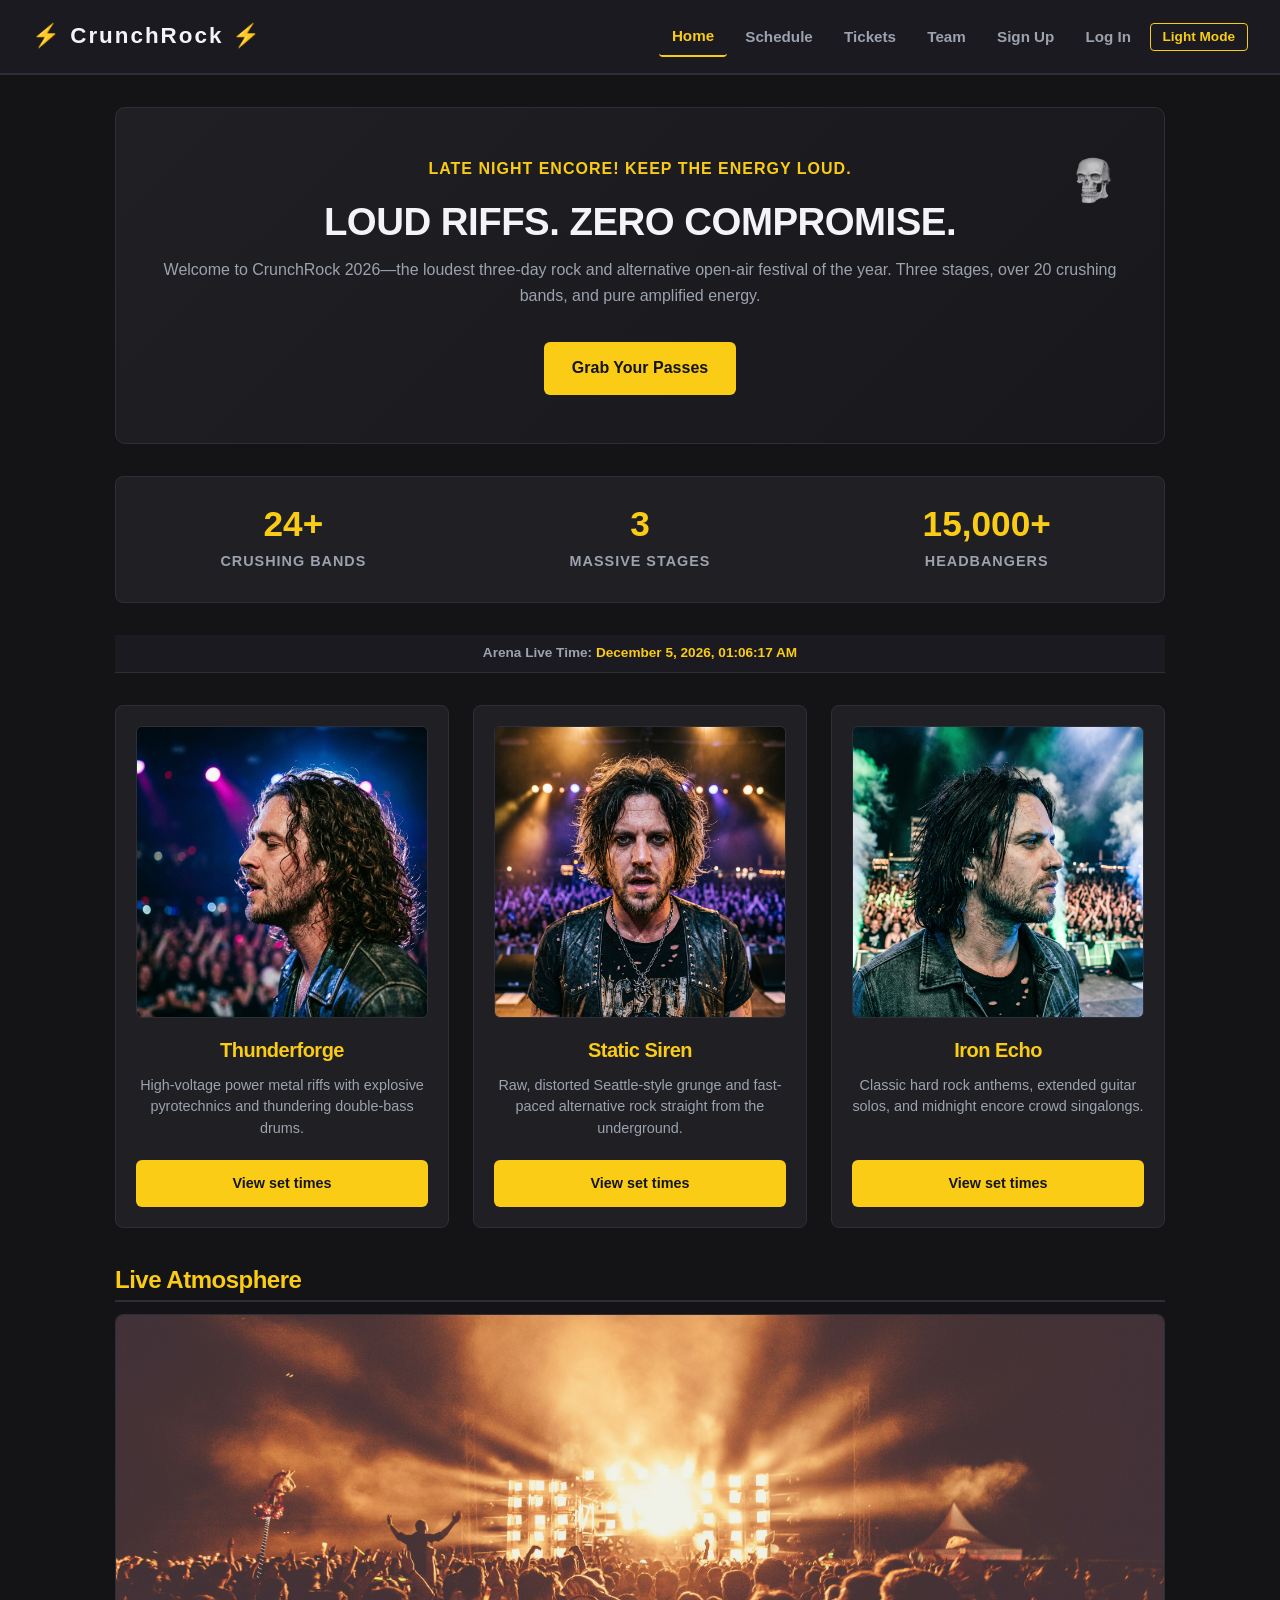
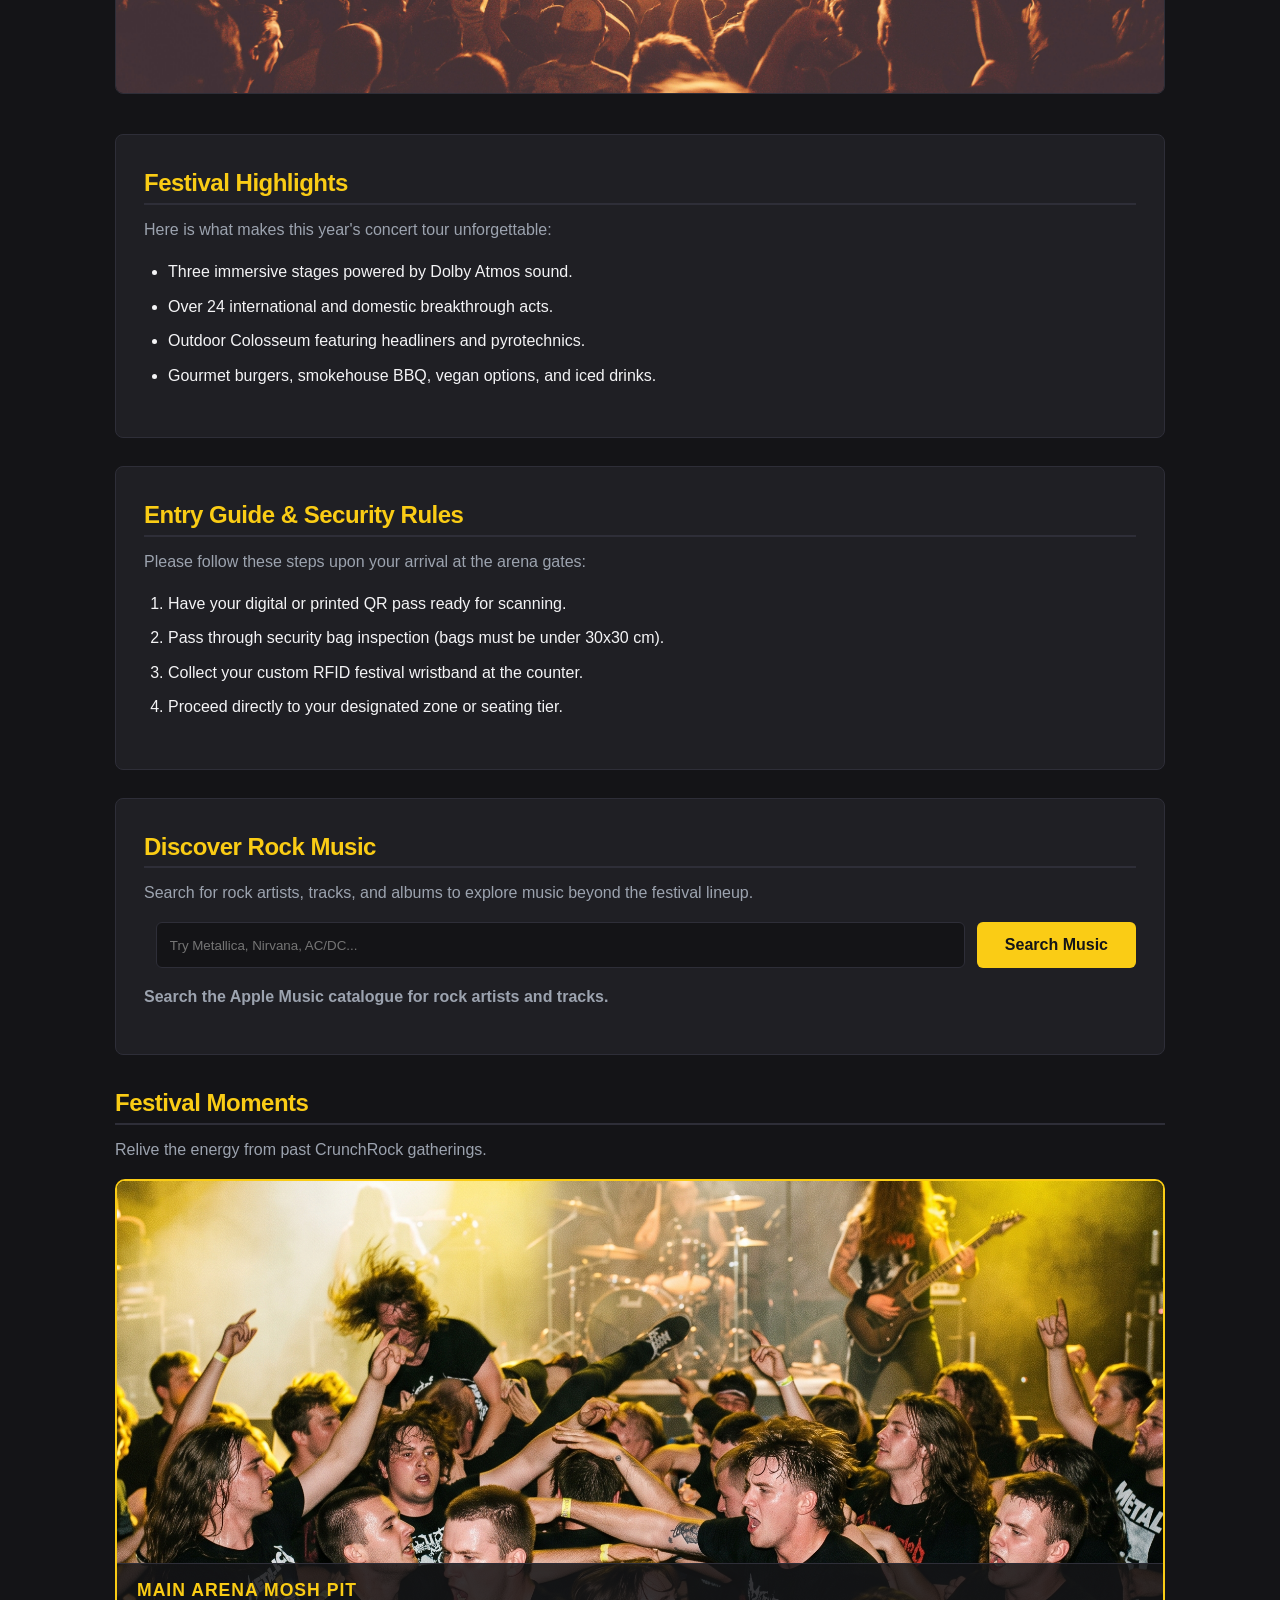
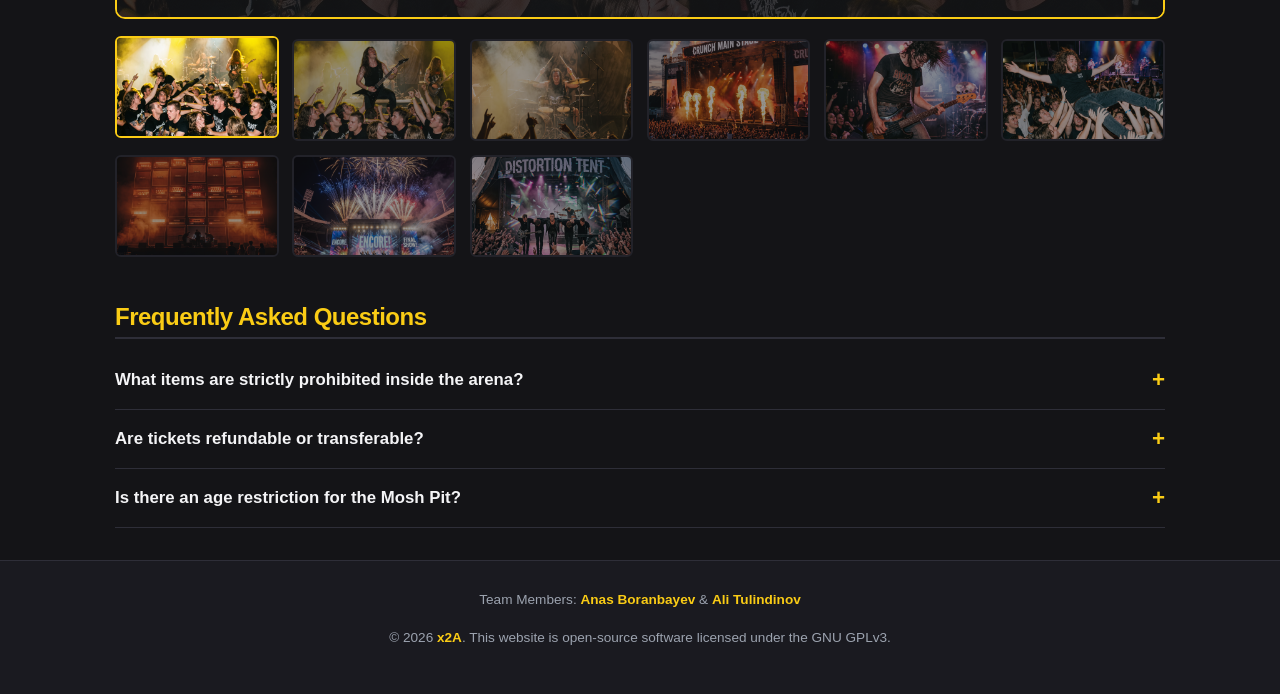
<file: index.html>
<!-- Copyright (c) 2026 x2A. Licensed under the GNU GPLv3. -->
<!DOCTYPE html>
<html lang="en">
<head>
    <!-- Built by Anas | x2A -->
    <meta charset="UTF-8">
    <meta name="viewport" content="width=device-width, initial-scale=1.0">
    <title>CrunchRock - Home</title>
    <script src="js/theme-init.js"></script>
    <link rel="stylesheet" href="css/style.css">
</head>
<body>

<header id="main-header">
    <a class="logo-link" href="index.html">
        <div class="logo-wrapper">
            <div class="logo">⚡ CrunchRock ⚡</div>
        </div>
    </a>
    <nav class="nav-menu">
        <a href="index.html" class="active">Home</a>
        <a href="schedule.html">Schedule</a>
        <a href="tickets.html">Tickets</a>
        <a href="about.html">Team</a>
        <a href="signup.html" class="auth-guest">Sign Up</a>
        <a href="login.html" class="auth-guest">Log In</a>
        <a href="profile.html" class="auth-user" hidden>Profile</a>
        <button type="button" class="theme-btn" id="theme-toggle-btn">Light Mode</button>
        <button type="button" class="theme-btn auth-user logout-btn" hidden>Log Out</button>
    </nav>
</header>

<main class="container">

    <!-- Hero with call-to-action button -->
    <section class="hero-section">
        <img id="skull-gif" src="img/skull.gif" alt="Cool skull (click)">
        <p id="time-greeting"></p>

        <h1>LOUD RIFFS. ZERO COMPROMISE.</h1>
        <p>Welcome to CrunchRock 2026—the loudest three-day rock and alternative open-air festival of the year. Three stages, over 20 crushing bands, and pure amplified energy.</p>
        <a href="tickets.html" class="cta-button">Grab Your Passes</a>
    </section>

    <!-- Animated stats bar -->
    <section class="stats-bar">
        <div class="stat-item">
            <span class="stat-number" data-target="24">0</span><span class="stat-suffix">+</span>
            <p>Crushing Bands</p>
        </div>
        <div class="stat-item">
            <span class="stat-number" data-target="3">0</span>
            <p>Massive Stages</p>
        </div>
        <div class="stat-item">
            <span class="stat-number" data-target="15000">0</span><span class="stat-suffix">+</span>
            <p>Headbangers</p>
        </div>
    </section>

    <div id="live-datetime" class="datetime-bar"></div>

    <!-- Triple card row -->
    <section class="triple-card-section">
        <article class="band-card">
            <img src="img/member_1.jpg" alt="First band member" class="card-img">
            <h3>Thunderforge</h3>
            <p>High-voltage power metal riffs with explosive pyrotechnics and thundering double-bass drums.</p>
            <a class="card-btn" href="schedule.html?band=Thunderforge">View set times</a>
        </article>

        <article class="band-card">
            <img src="img/member_2.jpg" alt="Second band member" class="card-img">
            <h3>Static Siren</h3>
            <p>Raw, distorted Seattle-style grunge and fast-paced alternative rock straight from the underground.</p>
            <a class="card-btn" href="schedule.html?band=Static Siren">View set times</a>
        </article>

        <article class="band-card">
            <img src="img/member_3.jpg" alt="Third band member" class="card-img">
            <h3>Iron Echo</h3>
            <p>Classic hard rock anthems, extended guitar solos, and midnight encore crowd singalongs.</p>
            <a class="card-btn" href="schedule.html?band=Iron Echo">View set times</a>
        </article>
    </section>

    <!-- Lazy-loaded banner image -->
    <section class="media-section">
        <h2>Live Atmosphere</h2>
        <img src="[data-uri]"
             data-src="img/concert-hero.jpg"
             alt="Crowd cheering at the stage"
             class="banner-img lazy-img">
    </section>

    <!-- Unordered list -->
    <section class="info-block">
        <h2>Festival Highlights</h2>
        <p>Here is what makes this year's concert tour unforgettable:</p>
        <ul class="highlights-list">
            <li>Three immersive stages powered by Dolby Atmos sound.</li>
            <li>Over 24 international and domestic breakthrough acts.</li>
            <li>Outdoor Colosseum featuring headliners and pyrotechnics.</li>
            <li>Gourmet burgers, smokehouse BBQ, vegan options, and iced drinks.</li>
        </ul>
    </section>

    <!-- Ordered list -->
    <section class="info-block">
        <h2>Entry Guide &amp; Security Rules</h2>
        <p>Please follow these steps upon your arrival at the arena gates:</p>
        <ol class="steps-list">
            <li>Have your digital or printed QR pass ready for scanning.</li>
            <li>Pass through security bag inspection (bags must be under 30x30 cm).</li>
            <li>Collect your custom RFID festival wristband at the counter.</li>
            <li>Proceed directly to your designated zone or seating tier.</li>
        </ol>
    </section>

    <!-- External API Integration (Apple iTunes Search API) -->
    <section class="info-block music-discovery" id="music-discovery">
        <h2>Discover Rock Music</h2>
        <p>Search for rock artists, tracks, and albums to explore music beyond the festival lineup.</p>

        <div class="music-search-row">
            <label for="music-search-input"></label><input type="text" id="music-search-input" placeholder="Try Metallica, Nirvana, AC/DC..." autocomplete="off">
            <button type="button" class="cta-button" id="music-search-button">Search Music</button>
        </div>

        <p id="music-api-status" class="api-status">Search the Apple Music catalogue for rock artists and tracks.</p>
        <div id="music-results" class="music-results"></div>
    </section>

    <!-- Interactive 9-image Gallery -->
    <section class="gallery-section">
        <h2>Festival Moments</h2>
        <p>Relive the energy from past CrunchRock gatherings.</p>

        <div class="main-gallery-viewer">
            <img id="main-display-img" src="img/gallery1.jpg" alt="Main Arena Mosh Pit">
            <div id="main-display-caption">Main Arena Mosh Pit</div>
        </div>

        <div class="gallery-grid">
            <div class="gallery-item active-thumb">
                <img src="img/gallery1.jpg" alt="Mosh pit crowd with yellow lights">
                <div class="gallery-caption"><p>Main Arena Mosh Pit</p></div>
            </div>
            <div class="gallery-item">
                <img src="img/gallery2.jpg" alt="Guitarist hitting a solo">
                <div class="gallery-caption"><p>Midnight Guitar Solo</p></div>
            </div>
            <div class="gallery-item">
                <img src="img/gallery3.jpg" alt="Drummer in smoke">
                <div class="gallery-caption"><p>Double-Bass Thunder</p></div>
            </div>
            <div class="gallery-item">
                <img src="img/gallery4.jpg" alt="Stage flame pyrotechnics">
                <div class="gallery-caption"><p>Pyrotechnic Towers</p></div>
            </div>
            <div class="gallery-item">
                <img src="img/gallery5.jpg" alt="Bass player headbanging">
                <div class="gallery-caption"><p>Distortion Tent Energy</p></div>
            </div>
            <div class="gallery-item">
                <img src="img/gallery6.jpg" alt="Crowd surfing fan">
                <div class="gallery-caption"><p>Sunset Crowd Surfing</p></div>
            </div>
            <div class="gallery-item">
                <img src="img/gallery7.jpg" alt="Amplifier stacks glowing">
                <div class="gallery-caption"><p>Marshall Tube Stacks</p></div>
            </div>
            <div class="gallery-item">
                <img src="img/gallery8.jpg" alt="Encore fireworks">
                <div class="gallery-caption"><p>Grand Finale Fireworks</p></div>
            </div>
            <div class="gallery-item">
                <img src="img/gallery9.jpg" alt="Band taking a bow">
                <div class="gallery-caption"><p>Closing Encore Bow</p></div>
            </div>
        </div>
    </section>

    <!-- FAQ Accordion -->
    <section class="content-card faq-section">
        <h2>Frequently Asked Questions</h2>

        <div class="accordion-item">
            <button class="accordion-header" type="button">
                <span>What items are strictly prohibited inside the arena?</span>
                <span class="icon">+</span>
            </button>
            <div class="accordion-body">
                <p>Glass containers, professional DSLR cameras with detachable lenses, fireworks, and sharp objects are prohibited at gate checkpoints.</p>
            </div>
        </div>

        <div class="accordion-item">
            <button class="accordion-header" type="button">
                <span>Are tickets refundable or transferable?</span>
                <span class="icon">+</span>
            </button>
            <div class="accordion-body">
                <p>Tickets are fully transferable through your digital pass portal, but are non-refundable within 14 days of the festival opening date.</p>
            </div>
        </div>

        <div class="accordion-item">
            <button class="accordion-header" type="button">
                <span>Is there an age restriction for the Mosh Pit?</span>
                <span class="icon">+</span>
            </button>
            <div class="accordion-body">
                <p>The Golden Circle and Mosh Pit are strictly 16+. Attendees under 16 must remain in seated grandstand sectors with a guardian.</p>
            </div>
        </div>
    </section>

</main>

<footer id="main-footer">
    <p>Team Members: <strong>Anas Boranbayev</strong> &amp; <strong>Ali Tulindinov</strong></p>
    <p>&copy; 2026 <strong>x2A</strong>. This website is open-source software licensed under the GNU GPLv3.</p>
</footer>

<script src="js/script.js"></script>
<script src="js/index.js"></script>
<script src="js/api.js"></script>
</body>
</html>
</file>
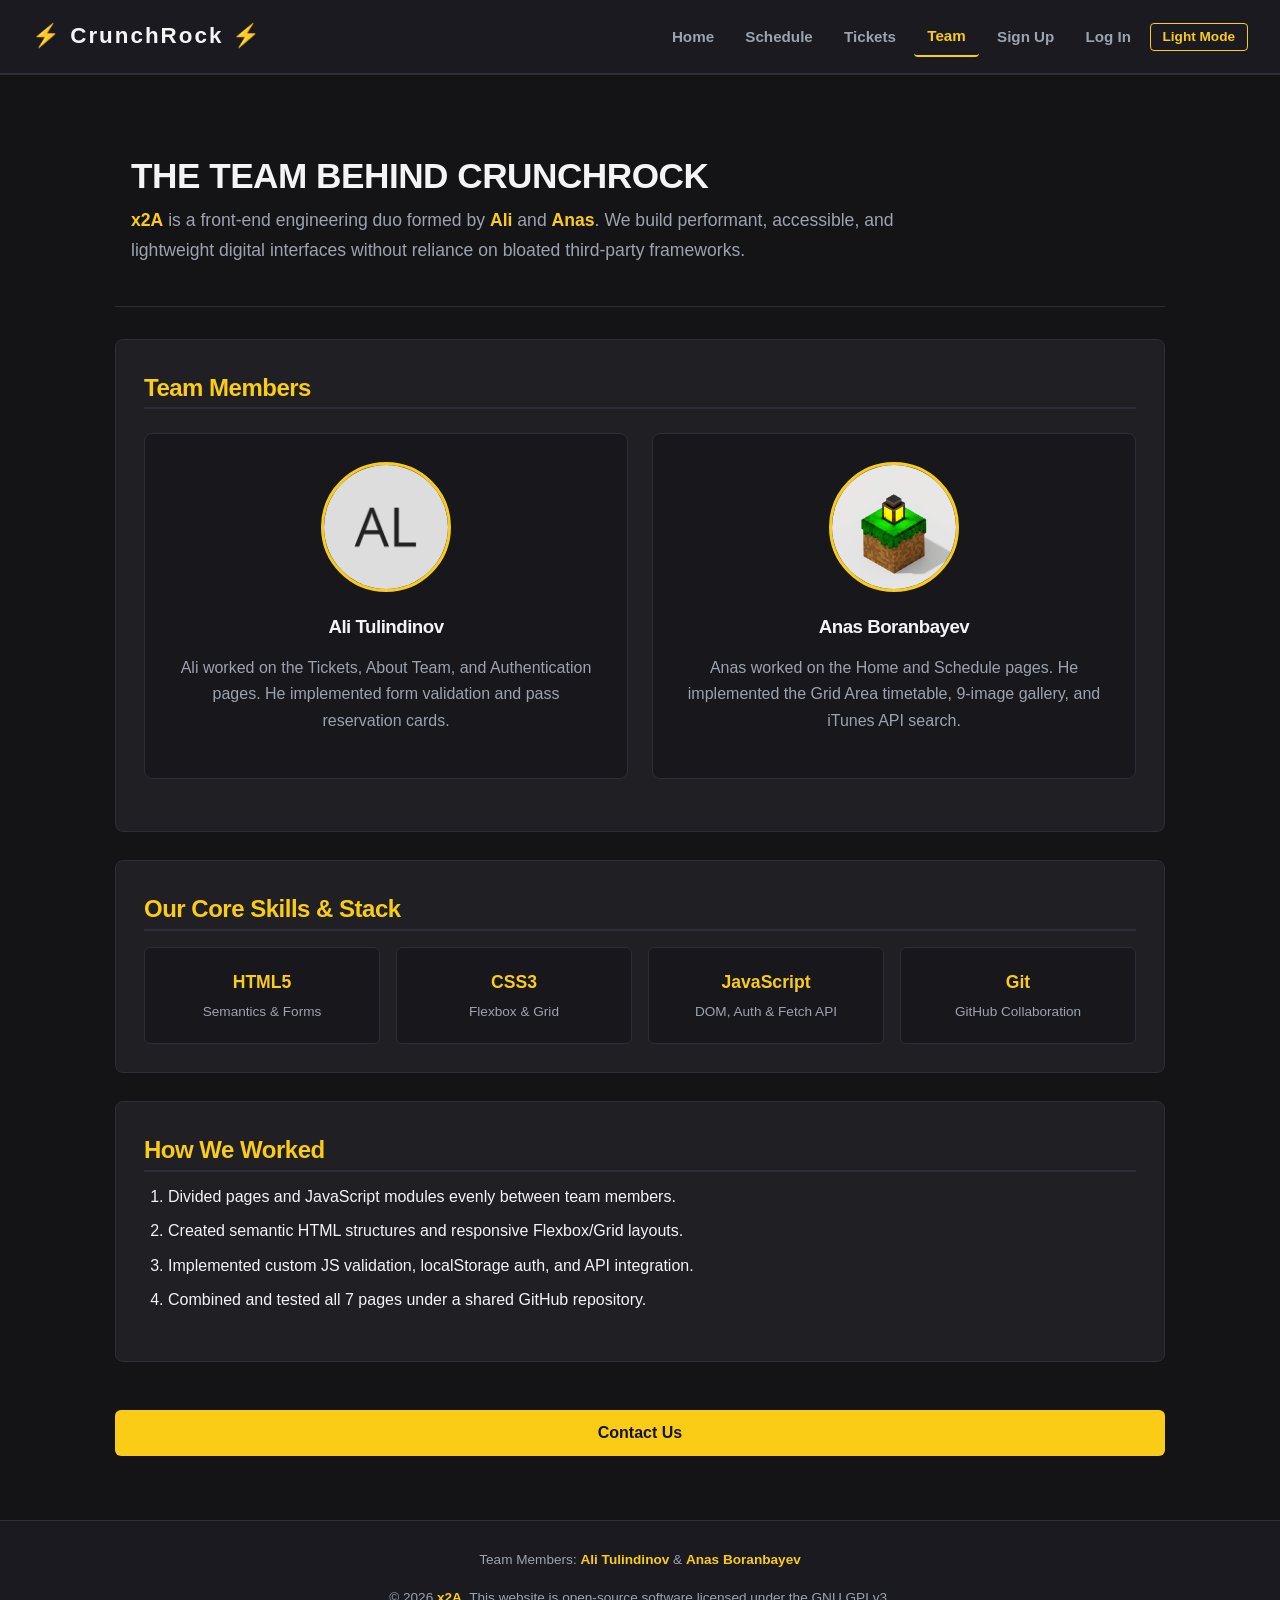
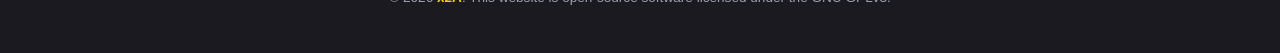
<file: about.html>
<!DOCTYPE html>
<html lang="en">
<head>
    <!-- Built by Ali | x2A -->
    <meta charset="UTF-8">
    <meta name="viewport" content="width=device-width, initial-scale=1.0">
    <title>CrunchRock - About Team</title>
    <script src="js/theme-init.js"></script>
    <link rel="stylesheet" href="css/style.css">
</head>
<body>

<header id="main-header">
    <a class="logo-link" href="index.html">
        <div class="logo-wrapper">
            <div class="logo">⚡ CrunchRock ⚡</div>
        </div>
    </a>
    <nav class="nav-menu">
        <a href="index.html">Home</a>
        <a href="schedule.html">Schedule</a>
        <a href="tickets.html">Tickets</a>
        <a href="about.html" class="active">Team</a>
        <a href="signup.html" class="auth-guest">Sign Up</a>
        <a href="login.html" class="auth-guest">Log In</a>
        <a href="profile.html" class="auth-user" hidden>Profile</a>
        <button type="button" class="theme-btn" id="theme-toggle-btn">Light Mode</button>
        <button type="button" class="theme-btn auth-user logout-btn" hidden>Log Out</button>
    </nav>
</header>

<main class="container">

    <section class="studio-section">
        <h1>THE TEAM BEHIND CRUNCHROCK</h1>
        <p class="studio-lead">
            <strong>x2A</strong> is a front-end engineering duo formed by <strong>Ali</strong> and <strong>Anas</strong>.
            We build performant, accessible, and lightweight digital interfaces without reliance on bloated third-party frameworks.
        </p>
    </section>

    <section class="info-block">
        <h2>Team Members</h2>
        <div class="team-grid">
            <article class="team-member">
                <img src="img/ali.png" alt="Portrait of Ali Tulindinov" class="profile-image">
                <h3>Ali Tulindinov</h3>
                <p>Ali worked on the Tickets, About Team, and Authentication pages. He implemented form validation and pass reservation cards.</p>
            </article>

            <article class="team-member">
                <img src="img/anas.png" alt="Portrait of Anas Boranbayev" class="profile-image">
                <h3>Anas Boranbayev</h3>
                <p>Anas worked on the Home and Schedule pages. He implemented the Grid Area timetable, 9-image gallery, and iTunes API search.</p>
            </article>
        </div>
    </section>

    <section class="info-block">
        <h2>Our Core Skills &amp; Stack</h2>
        <div class="skills-grid">
            <div class="skill-card">
                <h4>HTML5</h4>
                <p>Semantics &amp; Forms</p>
            </div>
            <div class="skill-card">
                <h4>CSS3</h4>
                <p>Flexbox &amp; Grid</p>
            </div>
            <div class="skill-card">
                <h4>JavaScript</h4>
                <p>DOM, Auth &amp; Fetch API</p>
            </div>
            <div class="skill-card">
                <h4>Git</h4>
                <p>GitHub Collaboration</p>
            </div>
        </div>
    </section>

    <section class="info-block">
        <h2>How We Worked</h2>
        <ol>
            <li>Divided pages and JavaScript modules evenly between team members.</li>
            <li>Created semantic HTML structures and responsive Flexbox/Grid layouts.</li>
            <li>Implemented custom JS validation, localStorage auth, and API integration.</li>
            <li>Combined and tested all 7 pages under a shared GitHub repository.</li>
        </ol>
    </section>

    <section id="contact-section">
        <button class="cta-button" id="contact-btn" type="button">Contact Us</button>
    </section>

    <!-- Contact Modal -->
    <div id="contact-modal" class="modal-overlay">
        <div class="modal-box">
            <button id="close-modal-btn" class="close-btn" type="button">&times;</button>
            <h3>Get in Touch with x2A</h3>
            <p>Have questions about CrunchRock or want to collaborate? Send us a message.</p>

            <form id="contact-modal-form" novalidate>
                <div class="form-group">
                    <input type="text" id="contact-name" placeholder="Your Name">
                    <span class="error-msg" id="contact-name-error"></span>
                </div>
                <div class="form-group">
                    <input type="text" id="contact-email" placeholder="Your Email">
                    <span class="error-msg" id="contact-email-error"></span>
                </div>
                <div class="form-group">
                    <input type="text" id="contact-phone" placeholder="Phone Number (+7 700 123 45 67)">
                    <span class="error-msg" id="contact-phone-error"></span>
                </div>
                <div class="form-group">
                    <textarea id="contact-msg" rows="3" placeholder="Your Message..."></textarea>
                    <span class="error-msg" id="contact-msg-error"></span>
                </div>
                <button type="submit" class="cta-button" id="modal-send-btn">Send Message</button>
                <p id="contact-status" class="form-status"></p>
            </form>
        </div>
    </div>

</main>

<footer id="main-footer">
    <p>Team Members: <strong>Ali Tulindinov</strong> &amp; <strong>Anas Boranbayev</strong></p>
    <p>&copy; 2026 <strong>x2A</strong>. This website is open-source software licensed under the GNU GPLv3.</p>
</footer>

<script src="js/script.js"></script>
<script src="js/validation.js"></script>
<script src="js/about.js"></script>
</body>
</html>
</file>
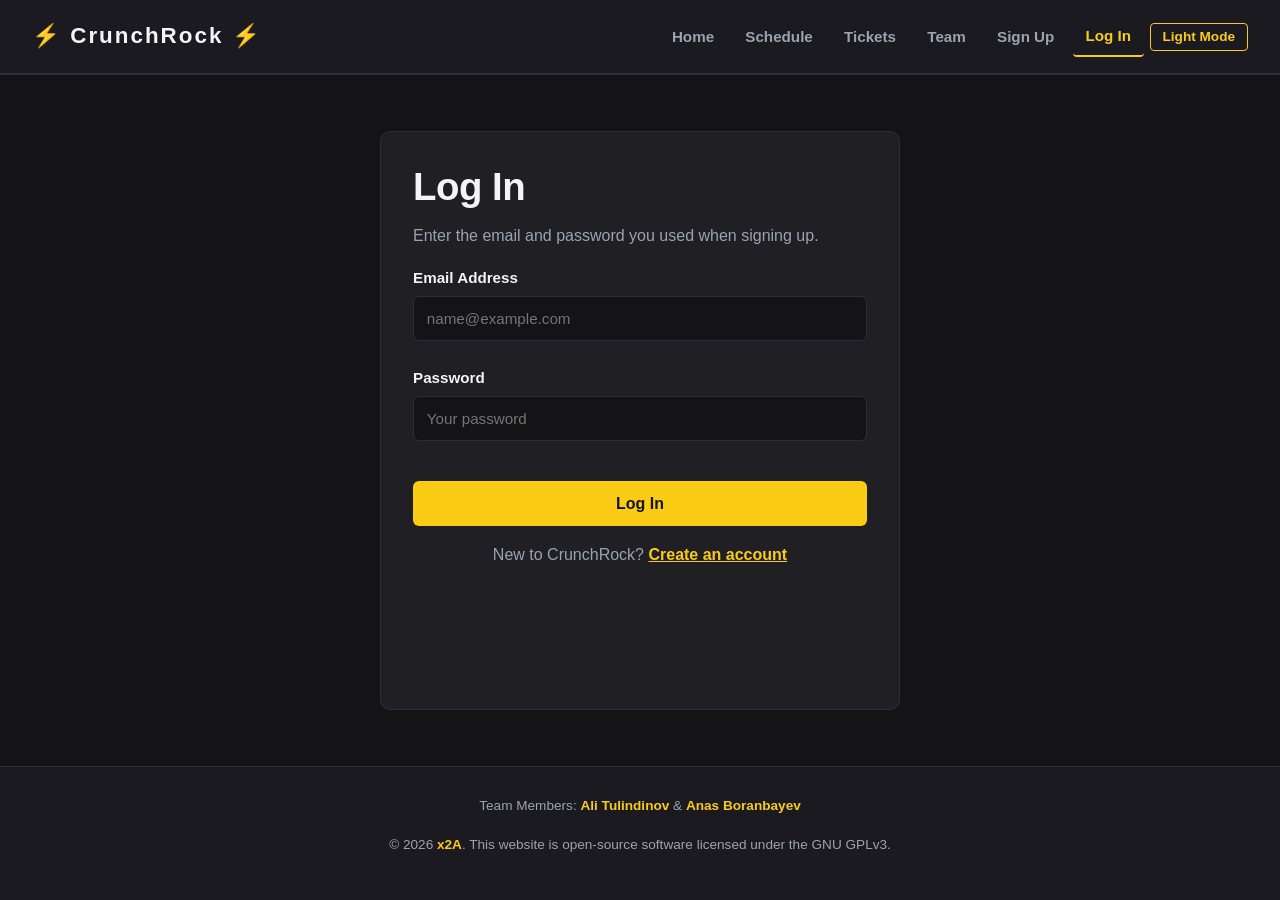
<file: login.html>
<!DOCTYPE html>
<html lang="en">
<head>
    <meta charset="UTF-8">
    <meta name="viewport" content="width=device-width, initial-scale=1.0">
    <title>CrunchRock - Log In</title>
    <script src="js/theme-init.js"></script>
    <link rel="stylesheet" href="css/style.css">
</head>
<body>

<header id="main-header">
    <a class="logo-link" href="index.html">
        <div class="logo-wrapper">
            <div class="logo">⚡ CrunchRock ⚡</div>
        </div>
    </a>
    <nav class="nav-menu">
        <a href="index.html">Home</a>
        <a href="schedule.html">Schedule</a>
        <a href="tickets.html">Tickets</a>
        <a href="about.html">Team</a>
        <a href="signup.html" class="auth-guest">Sign Up</a>
        <a href="login.html" class="active auth-guest">Log In</a>
        <a href="profile.html" class="auth-user" hidden>Profile</a>
        <button type="button" class="theme-btn" id="theme-toggle-btn">Light Mode</button>
        <button type="button" class="theme-btn auth-user logout-btn" hidden>Log Out</button>
    </nav>
</header>

<main class="container auth-container">
    <section class="auth-card">
        <h1>Log In</h1>
        <p>Enter the email and password you used when signing up.</p>

        <form id="login-form" novalidate>
            <div class="form-group">
                <label for="login-email">Email Address</label>
                <input id="login-email" name="email" type="text" placeholder="name@example.com">
                <span class="error-msg" id="login-email-error"></span>
            </div>
            <div class="form-group">
                <label for="login-password">Password</label>
                <input id="login-password" name="password" type="password" placeholder="Your password">
                <span class="error-msg" id="login-password-error"></span>
            </div>
            <p id="login-status" class="form-status"></p>
            <button type="submit" class="cta-button auth-submit">Log In</button>
        </form>

        <p class="auth-switch">New to CrunchRock? <a href="signup.html">Create an account</a></p>
    </section>
</main>

<footer id="main-footer">
    <p>Team Members: <strong>Ali Tulindinov</strong> &amp; <strong>Anas Boranbayev</strong></p>
    <p>&copy; 2026 <strong>x2A</strong>. This website is open-source software licensed under the GNU GPLv3.</p>
</footer>

<script src="js/script.js"></script>
<script src="js/validation.js"></script>
<script src="js/auth.js"></script>
</body>
</html>
</file>
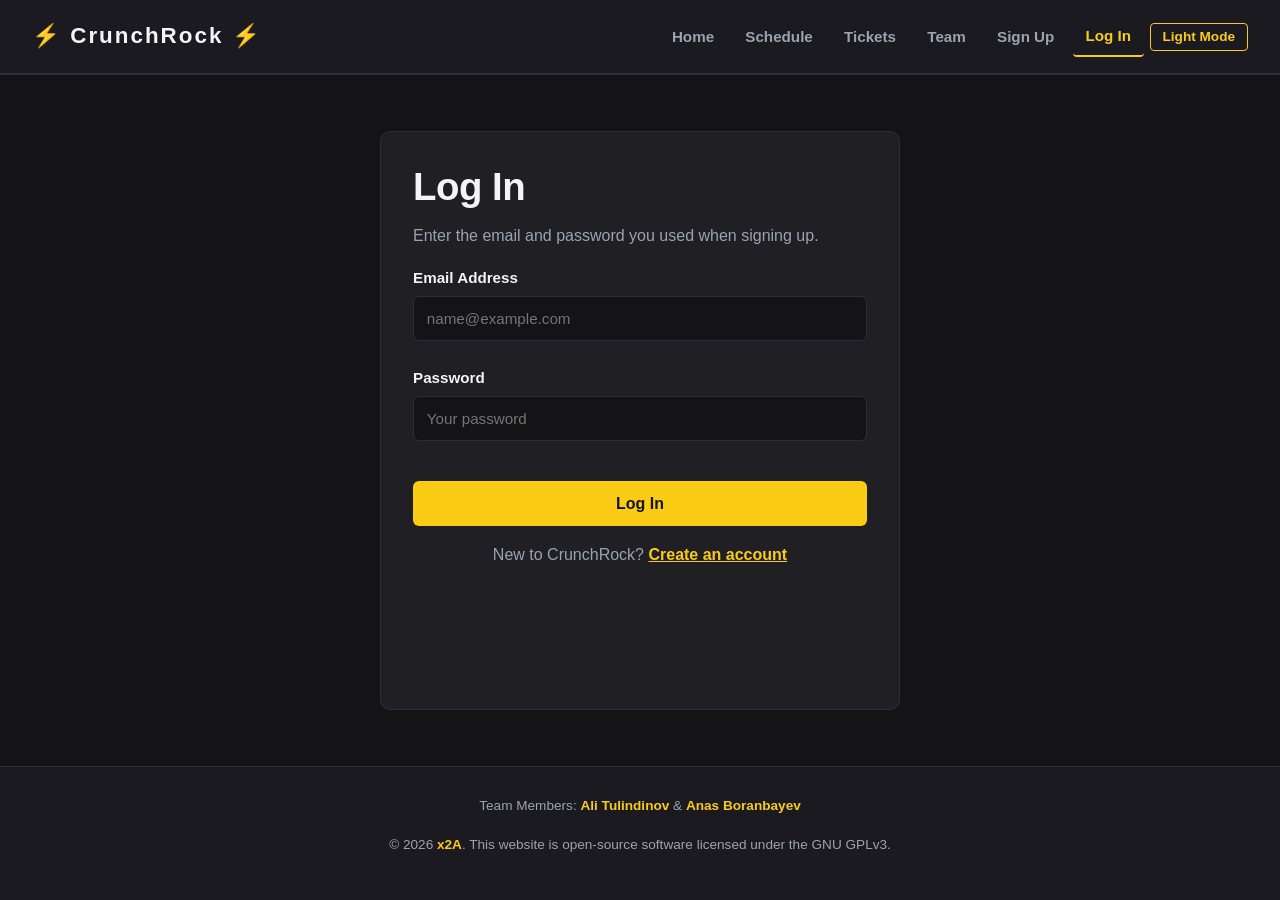
<file: profile.html>
<!DOCTYPE html>
<html lang="en">
<head>
    <meta charset="UTF-8">
    <meta name="viewport" content="width=device-width, initial-scale=1.0">
    <title>CrunchRock - Profile</title>
    <script src="js/theme-init.js"></script>
    <link rel="stylesheet" href="css/style.css">
</head>
<body>

<header id="main-header">
    <a class="logo-link" href="index.html">
        <div class="logo-wrapper">
            <div class="logo">⚡ CrunchRock ⚡</div>
        </div>
    </a>
    <nav class="nav-menu">
        <a href="index.html">Home</a>
        <a href="schedule.html">Schedule</a>
        <a href="tickets.html">Tickets</a>
        <a href="about.html">Team</a>
        <a href="signup.html" class="auth-guest">Sign Up</a>
        <a href="login.html" class="auth-guest">Log In</a>
        <a href="profile.html" class="auth-user active" hidden>Profile</a>
        <button type="button" class="theme-btn" id="theme-toggle-btn">Light Mode</button>
        <button type="button" class="theme-btn auth-user logout-btn" hidden>Log Out</button>
    </nav>
</header>

<main class="container auth-container">
    <section class="auth-card profile-card">
        <h1>Fan Profile</h1>
        <p>Your account information saved in this browser.</p>
        <div class="profile-avatar">CR</div>

        <dl class="profile-details">
            <div><dt>Full Name</dt><dd id="profile-name">Loading...</dd></div>
            <div><dt>Email Address</dt><dd id="profile-email">-</dd></div>
            <div><dt>Phone Number</dt><dd id="profile-phone">-</dd></div>
        </dl>

        <button type="button" class="cta-button auth-submit logout-btn">Log Out</button>
    </section>
</main>

<footer id="main-footer">
    <p>Team Members: <strong>Ali Tulindinov</strong> &amp; <strong>Anas Boranbayev</strong></p>
    <p>&copy; 2026 <strong>x2A</strong>. This website is open-source software licensed under the GNU GPLv3.</p>
</footer>

<script src="js/script.js"></script>
<script src="js/profile.js"></script>
</body>
</html>
</file>
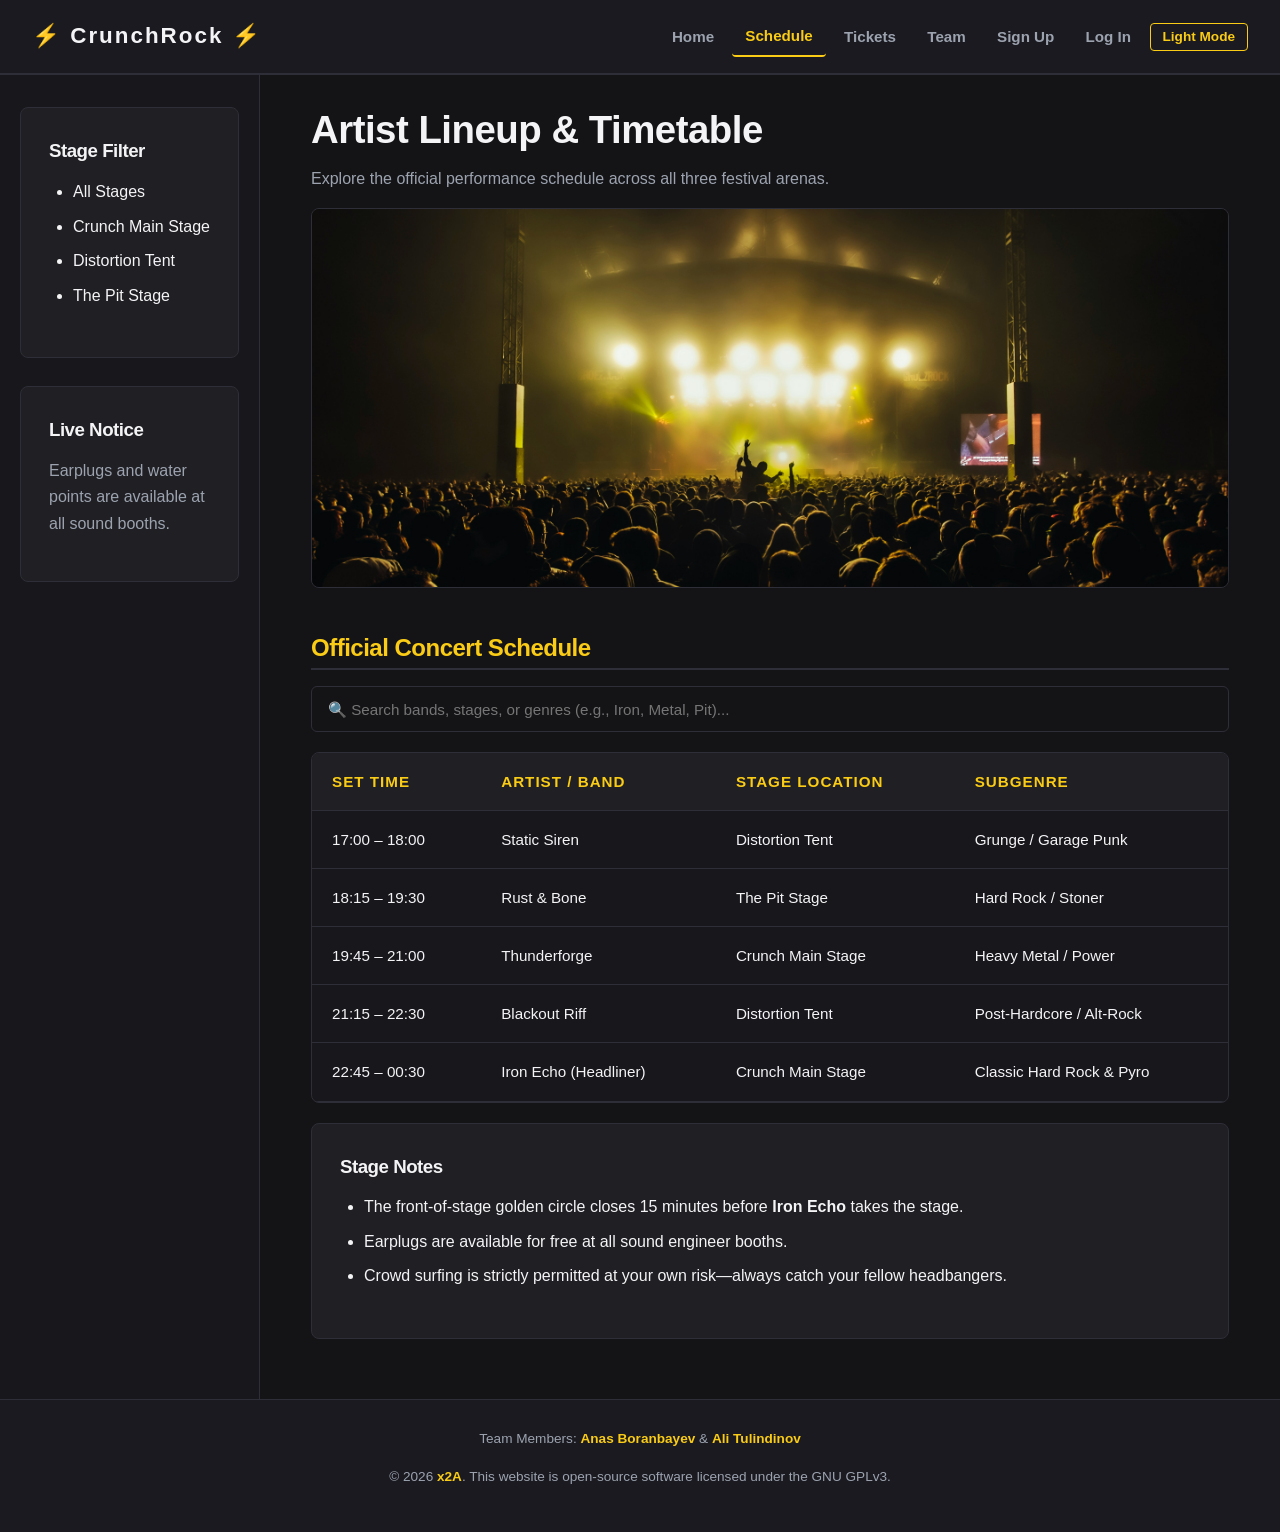
<file: schedule.html>
<!DOCTYPE html>
<html lang="en">
<head>
    <!-- Built by Anas | x2A -->
    <meta charset="UTF-8">
    <meta name="viewport" content="width=device-width, initial-scale=1.0">
    <title>CrunchRock - Schedule</title>
    <script src="js/theme-init.js"></script>
    <link rel="stylesheet" href="css/style.css">
</head>

<body class="grid-layout">

<header id="main-header">
    <a class="logo-link" href="index.html">
        <div class="logo-wrapper">
            <div class="logo">⚡ CrunchRock ⚡</div>
        </div>
    </a>
    <nav class="nav-menu">
        <a href="index.html">Home</a>
        <a href="schedule.html" class="active">Schedule</a>
        <a href="tickets.html">Tickets</a>
        <a href="about.html">Team</a>
        <a href="signup.html" class="auth-guest">Sign Up</a>
        <a href="login.html" class="auth-guest">Log In</a>
        <a href="profile.html" class="auth-user" hidden>Profile</a>
        <button type="button" class="theme-btn" id="theme-toggle-btn">Light Mode</button>
        <button type="button" class="theme-btn auth-user logout-btn" hidden>Log Out</button>
    </nav>
</header>

<aside class="sidebar">
    <div class="info-block">
        <h3>Stage Filter</h3>
        <ul class="stage-filter-list">
            <li data-stage="" class="active-stage">All Stages</li>
            <li data-stage="Crunch Main Stage">Crunch Main Stage</li>
            <li data-stage="Distortion Tent">Distortion Tent</li>
            <li data-stage="The Pit Stage">The Pit Stage</li>
        </ul>
    </div>
    <div class="info-block">
        <h3>Live Notice</h3>
        <p>Earplugs and water points are available at all sound booths.</p>
    </div>
</aside>

<main class="container">
    <h1>Artist Lineup &amp; Timetable</h1>
    <p>Explore the official performance schedule across all three festival arenas.</p>

    <section class="media-section">
        <img class="lazy-img feature-img"
             src="[data-uri]"
             data-src="img/stage.jpg"
             alt="Illuminated concert stage setup">
    </section>

    <section class="table-section">
        <h2>Official Concert Schedule</h2>

        <!-- Search and autocomplete -->
        <div class="search-box-wrapper">
            <input type="text" id="schedule-search" placeholder="🔍 Search bands, stages, or genres (e.g., Iron, Metal, Pit)..." autocomplete="off">
            <ul id="autocomplete-list" class="autocomplete-dropdown"></ul>
        </div>

        <div class="table-wrapper">
            <table id="schedule-table">
                <thead>
                <tr>
                    <th>Set Time</th>
                    <th>Artist / Band</th>
                    <th>Stage Location</th>
                    <th>Subgenre</th>
                </tr>
                </thead>
                <tbody>
                <tr>
                    <td>17:00 – 18:00</td>
                    <td>Static Siren</td>
                    <td>Distortion Tent</td>
                    <td>Grunge / Garage Punk</td>
                </tr>
                <tr>
                    <td>18:15 – 19:30</td>
                    <td>Rust &amp; Bone</td>
                    <td>The Pit Stage</td>
                    <td>Hard Rock / Stoner</td>
                </tr>
                <tr>
                    <td>19:45 – 21:00</td>
                    <td>Thunderforge</td>
                    <td>Crunch Main Stage</td>
                    <td>Heavy Metal / Power</td>
                </tr>
                <tr>
                    <td>21:15 – 22:30</td>
                    <td>Blackout Riff</td>
                    <td>Distortion Tent</td>
                    <td>Post-Hardcore / Alt-Rock</td>
                </tr>
                <tr>
                    <td>22:45 – 00:30</td>
                    <td>Iron Echo (Headliner)</td>
                    <td>Crunch Main Stage</td>
                    <td>Classic Hard Rock &amp; Pyro</td>
                </tr>
                </tbody>
            </table>
        </div>
    </section>

    <section class="info-block">
        <h3>Stage Notes</h3>
        <ul>
            <li>The front-of-stage golden circle closes 15 minutes before <strong>Iron Echo</strong> takes the stage.</li>
            <li>Earplugs are available for free at all sound engineer booths.</li>
            <li>Crowd surfing is strictly permitted at your own risk—always catch your fellow headbangers.</li>
        </ul>
    </section>
</main>

<footer id="main-footer">
    <p>Team Members: <strong>Anas Boranbayev</strong> &amp; <strong>Ali Tulindinov</strong></p>
    <p>&copy; 2026 <strong>x2A</strong>. This website is open-source software licensed under the GNU GPLv3.</p>
</footer>

<script src="js/script.js"></script>
<script src="js/schedule.js"></script>
</body>
</html>
</file>
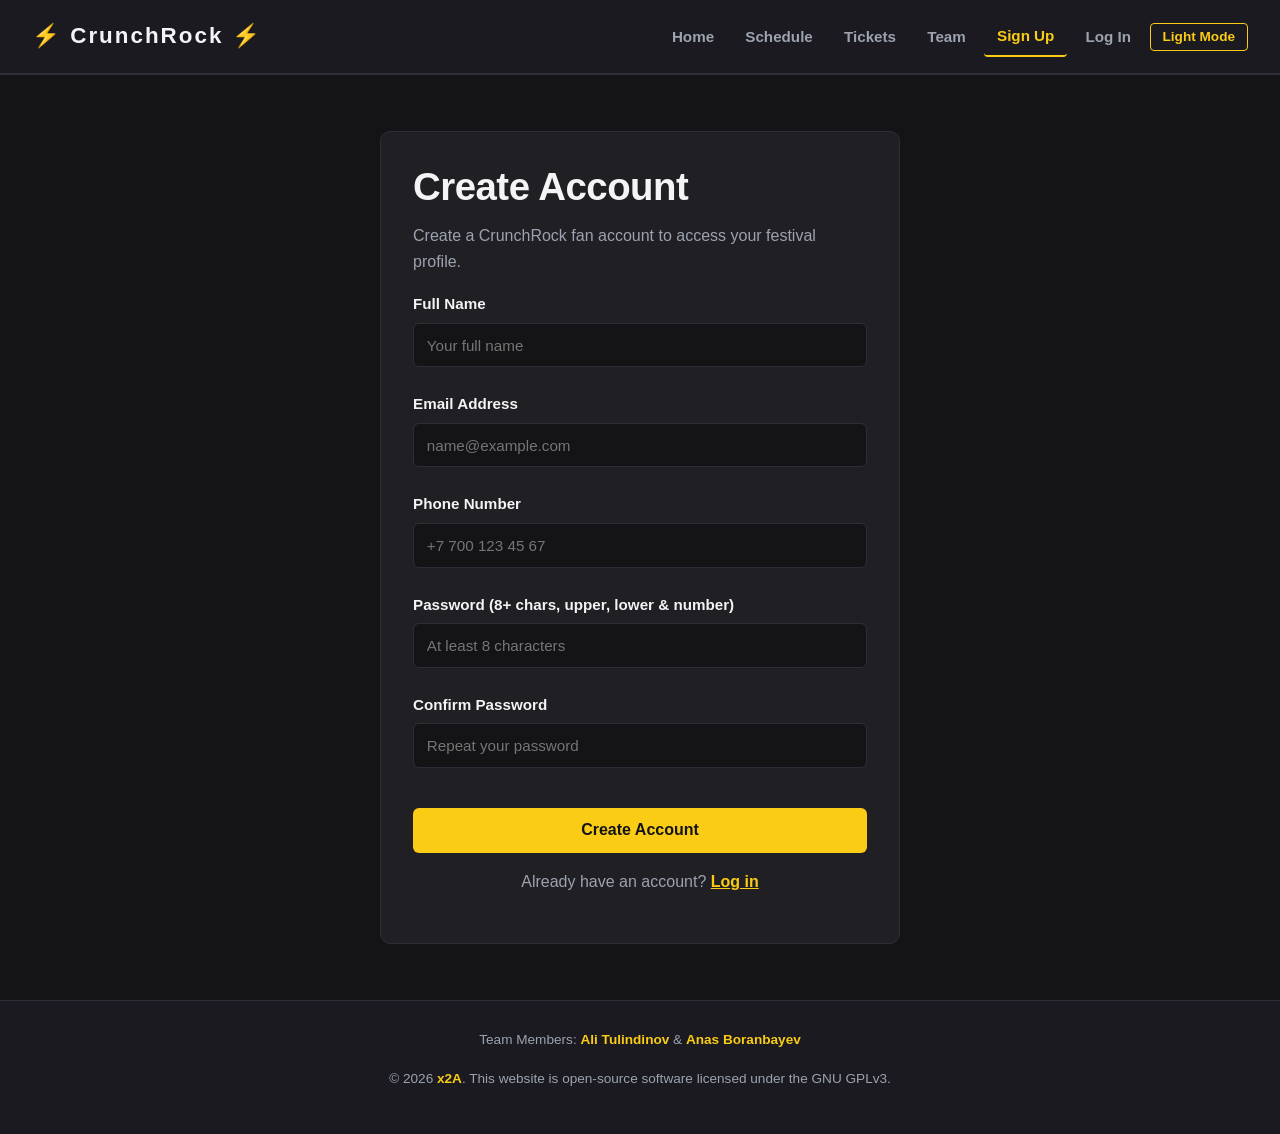
<file: signup.html>
<!DOCTYPE html>
<html lang="en">
<head>
    <meta charset="UTF-8">
    <meta name="viewport" content="width=device-width, initial-scale=1.0">
    <title>CrunchRock - Sign Up</title>
    <script src="js/theme-init.js"></script>
    <link rel="stylesheet" href="css/style.css">
</head>
<body>

<header id="main-header">
    <a class="logo-link" href="index.html">
        <div class="logo-wrapper">
            <div class="logo">⚡ CrunchRock ⚡</div>
        </div>
    </a>
    <nav class="nav-menu">
        <a href="index.html">Home</a>
        <a href="schedule.html">Schedule</a>
        <a href="tickets.html">Tickets</a>
        <a href="about.html">Team</a>
        <a href="signup.html" class="active auth-guest">Sign Up</a>
        <a href="login.html" class="auth-guest">Log In</a>
        <a href="profile.html" class="auth-user" hidden>Profile</a>
        <button type="button" class="theme-btn" id="theme-toggle-btn">Light Mode</button>
        <button type="button" class="theme-btn auth-user logout-btn" hidden>Log Out</button>
    </nav>
</header>

<main class="container auth-container">
    <section class="auth-card">
        <h1>Create Account</h1>
        <p>Create a CrunchRock fan account to access your festival profile.</p>

        <form id="signup-form" novalidate>
            <div class="form-group">
                <label for="signup-name">Full Name</label>
                <input id="signup-name" name="name" type="text" placeholder="Your full name">
                <span class="error-msg" id="signup-name-error"></span>
            </div>
            <div class="form-group">
                <label for="signup-email">Email Address</label>
                <input id="signup-email" name="email" type="text" placeholder="name@example.com">
                <span class="error-msg" id="signup-email-error"></span>
            </div>
            <div class="form-group">
                <label for="signup-phone">Phone Number</label>
                <input id="signup-phone" name="phone" type="text" placeholder="+7 700 123 45 67">
                <span class="error-msg" id="signup-phone-error"></span>
            </div>
            <div class="form-group">
                <label for="signup-password">Password (8+ chars, upper, lower &amp; number)</label>
                <input id="signup-password" name="password" type="password" placeholder="At least 8 characters">
                <span class="error-msg" id="signup-password-error"></span>
            </div>
            <div class="form-group">
                <label for="signup-confirm">Confirm Password</label>
                <input id="signup-confirm" name="confirmPassword" type="password" placeholder="Repeat your password">
                <span class="error-msg" id="signup-confirm-error"></span>
            </div>
            <p id="signup-status" class="form-status"></p>
            <button type="submit" class="cta-button auth-submit">Create Account</button>
        </form>

        <p class="auth-switch">Already have an account? <a href="login.html">Log in</a></p>
    </section>
</main>

<footer id="main-footer">
    <p>Team Members: <strong>Ali Tulindinov</strong> &amp; <strong>Anas Boranbayev</strong></p>
    <p>&copy; 2026 <strong>x2A</strong>. This website is open-source software licensed under the GNU GPLv3.</p>
</footer>

<script src="js/script.js"></script>
<script src="js/validation.js"></script>
<script src="js/auth.js"></script>
</body>
</html>
</file>
<file: css/style.css>
/* colors */

:root {
    --bg: #141417;
    --bg-header: #1a1a20;
    --card: #1f1f24;
    --card-dark: #17171c;
    --text: #f4f4f6;
    --muted: #9ca3af;
    --border: #2e2e38;
    --yellow: #facc15;
    --heading-yellow: #facc15;
}

html[data-theme="light"] {
    --bg: #f4f5f7;
    --bg-header: #ffffff;
    --card: #ffffff;
    --card-dark: #eceef3;
    --text: #171923;
    --muted: #535b68;
    --border: #d8dbe2;
    --yellow: #facc15;
    --heading-yellow: #8a6100;
}

html {
    scrollbar-width: none;

    &::-webkit-scrollbar {
        display: none;
    }

    -ms-overflow-style: none;
}

/* Universal selector */

* {
    margin: 0;
    padding: 0;
    box-sizing: border-box;
}

[hidden] {
    display: none !important;
}

/* Element selectors */

body {
    font-family: -apple-system, BlinkMacSystemFont, "Segoe UI", Roboto, Arial, sans-serif;
    background-color: var(--bg);
    color: var(--text);
    line-height: 1.65;
    min-height: 100vh;
    display: flex;
    flex-direction: column;
}

h1, h2, h3 {
    font-weight: 800;
    letter-spacing: -0.5px;
    margin-bottom: 0.75rem;
}

h1 {
    font-size: 2.4rem;
    color: var(--text);
    line-height: 1.2;
}

h2 {
    font-size: 1.5rem;
    color: var(--heading-yellow);
    border-bottom: 2px solid var(--border);
}

p {
    color: var(--muted);
    margin-bottom: 1rem;
    font-size: 1rem;
}

ul, ol {
    margin-left: 1.5rem;
    margin-bottom: 1.25rem;
    color: var(--text);
}

li {
    margin-bottom: 0.5rem;
}

/* ID selectors */

#main-header {
    background-color: var(--bg-header);
    border-bottom: 2px solid var(--border);
    padding: 1rem 2rem;
    display: flex;
    justify-content: space-between;
    align-items: center;
    position: sticky;
    top: 0;
    z-index: 999;
}

#schedule-table {
    width: 100%;
    border-collapse: collapse;
    background-color: transparent;
    overflow: hidden;
}

/* search box */

.search-box-wrapper {
    position: relative;
    margin: 1rem 0;
}

#schedule-search {
    width: 100%;
    padding: 0.85rem 1rem;
    background-color: var(--bg);
    border: 1px solid var(--border);
    border-radius: 6px;
    color: var(--text);
    font-size: 0.95rem;
    transition: border-color 0.2s ease, box-shadow 0.2s ease;
}

#schedule-search:focus {
    outline: none;
    border-color: var(--yellow);
    box-shadow: 0 0 8px rgba(250, 204, 21, 0.35);
}

/* autocomplete */

.autocomplete-dropdown {
    position: absolute;
    top: 100%;
    left: 0;
    right: 0;
    background-color: var(--card);
    border: 1px solid var(--yellow);
    border-top: none;
    border-radius: 0 0 6px 6px;
    list-style: none;
    margin: 0;
    padding: 0;
    z-index: 1000;
    display: none;
    max-height: 200px;
    overflow-y: auto;
    scrollbar-width: none;
}

.autocomplete-dropdown li {
    padding: 0.65rem 1rem;
    color: var(--text);
    cursor: pointer;
    margin: 0;
    border-bottom: 1px solid var(--border);
    font-size: 0.9rem;
}

.autocomplete-dropdown li:hover {
    background-color: var(--yellow);
    color: #141417;
    font-weight: 700;
}

.search-highlight {
    background-color: var(--yellow);
    color: #141417;
    font-weight: 800;
    padding: 0 2px;
    border-radius: 3px;
}

/* scroll progress bar */

#scroll-progress {
    position: fixed;
    top: 0;
    left: 0;
    height: 4px;
    width: 0;
    background: linear-gradient(90deg, #facc15, #ef4444, #facc15);
    box-shadow: 0 0 10px rgba(250, 204, 21, 0.8);
    z-index: 99999;
    transition: width 0.08s ease-out;
}

/* animated stats bar */

.stats-bar {
    display: flex;
    justify-content: space-around;
    flex-wrap: wrap;
    gap: 1.5rem;
    background-color: var(--card);
    border: 1px solid var(--border);
    border-radius: 8px;
    padding: 1.75rem 1rem;
    margin-bottom: 2rem;
    text-align: center;
}

.stat-item {
    flex: 1 1 180px;
}

.stat-number,
.stat-suffix {
    font-size: 2.2rem;
    font-weight: 900;
    color: var(--heading-yellow);
    line-height: 1.1;
}

.stat-item p {
    margin: 0.35rem 0 0 0;
    color: var(--muted);
    font-weight: 700;
    font-size: 0.9rem;
    text-transform: uppercase;
    letter-spacing: 1px;
}

/* toast notification */

#toast-container {
    position: fixed;
    bottom: 24px;
    right: 24px;
    z-index: 99999;
    display: flex;
    flex-direction: column;
    gap: 0.6rem;
}

.crunch-toast {
    background-color: var(--card);
    color: var(--text);
    border-left: 4px solid var(--yellow);
    border-top: 1px solid var(--border);
    border-right: 1px solid var(--border);
    border-bottom: 1px solid var(--border);
    padding: 0.9rem 1.25rem;
    border-radius: 6px;
    font-weight: 700;
    font-size: 0.9rem;
    box-shadow: 0 10px 25px rgba(0, 0, 0, 0.4);
    display: none;
}

/* button spinner */

.btn-spinner {
    display: inline-block;
    width: 14px;
    height: 14px;
    border: 2px solid #141417;
    border-top-color: transparent;
    border-radius: 50%;
    animation: spin 0.7s linear infinite;
    margin-right: 6px;
    vertical-align: middle;
}

@keyframes spin {
    to { transform: rotate(360deg); }
}

button:disabled {
    opacity: 0.65;
    cursor: not-allowed;
}

/* promo copy */

.promo-box {
    display: flex;
    justify-content: space-between;
    align-items: center;
    flex-wrap: wrap;
    gap: 1rem;
    background-color: var(--bg);
    border: 1px dashed var(--heading-yellow);
    border-radius: 6px;
    padding: 0.85rem 1.25rem;
    margin-bottom: 1.5rem;
}

.promo-box strong {
    color: var(--heading-yellow);
    letter-spacing: 1px;
}

.copy-btn {
    background-color: var(--card);
    color: var(--heading-yellow);
    border: 1px solid var(--heading-yellow);
    padding: 0.4rem 0.9rem;
    border-radius: 4px;
    font-weight: 700;
    cursor: pointer;
    transition: all 0.2s ease;
}

.copy-btn:hover {
    background-color: var(--yellow);
    color: #141417;
}

/* lazy images (just like me frfr) */

.lazy-img {
    opacity: 0;
    transition: opacity 0.5s ease-in;
}

.lazy-img.loaded {
    opacity: 1;
}

/* Descendant selectors */

.nav-menu {
    display: flex;
    align-items: center;
    flex-wrap: wrap;
    gap: 0.35rem;
}

.nav-menu a {
    color: var(--muted);
    text-decoration: none;
    font-weight: 700;
    font-size: 0.95rem;
    padding: 0.45rem 0.8rem;
    border-radius: 4px;
    transition: all 0.2s ease-in-out;
}

/* theme toggle (light mode) */

.theme-btn {
    background-color: transparent;
    border: 1px solid var(--heading-yellow);
    color: var(--heading-yellow);
    font-weight: 700;
    font-size: 0.85rem;
    padding: 0.35rem 0.75rem;
    border-radius: 4px;
    cursor: pointer;
    transition: all 0.2s ease-in-out;
}

.theme-btn:hover {
    background-color: var(--yellow);
    color: #141417;
}

/* datetime stuff */

.datetime-bar {
    text-align: center;
    padding: 0.45rem 1rem;
    background-color: var(--bg-header);
    border-bottom: 1px solid var(--border);
    font-size: 0.85rem;
    color: var(--muted);
    font-weight: 600;
}

.datetime-bar strong {
    color: var(--heading-yellow);
}

/* Contact button */

#contact-section {
    text-align: center;
    margin: 2rem 0;
}

#contact-btn {
    width: 100%;
}

/* Forms */

.error-msg {
    color: #ef4444;
    font-size: 0.8rem;
    font-weight: 600;
    margin-top: 0.25rem;
    display: block;
}

.success-msg {
    color: #22c55e;
    font-weight: 700;
    margin-top: 1rem;
    display: none;
}

/* Accordion */

.accordion-item {
    border-bottom: 1px solid var(--border);
}

.accordion-header {
    width: 100%;
    background: none;
    border: none;
    color: var(--text);
    font-size: 1.05rem;
    font-weight: 700;
    padding: 1rem 0;
    text-align: left;
    cursor: pointer;
    display: flex;
    justify-content: space-between;
    align-items: center;
}

.accordion-header:hover {
    color: var(--heading-yellow);
}

.accordion-header .icon {
    font-size: 1.4rem;
    color: var(--heading-yellow);
    transition: transform 0.25s ease;
}

.accordion-body {
    max-height: 0;
    overflow: hidden;
    transition: max-height 0.35s ease-out;
}

.accordion-body p {
    padding-bottom: 1rem;
    color: var(--muted);
    font-size: 0.95rem;
}

.accordion-item.active .icon {
    transform: rotate(45deg);
}

/* Popup */

.modal-overlay {
    display: none;
    position: fixed;
    inset: 0;
    background-color: rgba(0, 0, 0, 0.75);
    z-index: 9999;
    justify-content: center;
    align-items: center;
}

.modal-overlay.open {
    display: flex;
}

.modal-box {
    background-color: var(--card);
    border: 1px solid var(--border);
    border-radius: 8px;
    padding: 2rem;
    max-width: 440px;
    width: 90%;
    position: relative;
    text-align: center;
}

.modal-box h3 {
    color: var(--heading-yellow);
    margin-bottom: 0.5rem;
}

#modal-send-btn {
    width: 100%;
}

#contact-status {
    margin-top: 1rem;
    font-weight: 700;
}

.close-btn {
    position: absolute;
    top: 10px;
    right: 15px;
    background: none;
    border: none;
    color: var(--muted);
    font-size: 1.8rem;
    cursor: pointer;
}

.close-btn:hover {
    color: var(--yellow);
}

/* ---- */

.nav-menu a:hover {
    color: #141417;
    background-color: var(--yellow);
}

.nav-menu a.active {
    color: var(--heading-yellow);
    border-bottom: 2px solid var(--yellow);
}

.nav-menu a.active:hover {
    color: #141417;
}

#schedule-table th,
#schedule-table td {
    padding: 1rem 1.25rem;
    text-align: left;
    border-bottom: 1px solid var(--border);
    font-size: 0.95rem;
}

#schedule-table th {
    background-color: var(--card);
    color: var(--heading-yellow);
    font-weight: 800;
    text-transform: uppercase;
    letter-spacing: 1px;
    font-size: 0.95rem;
}

#schedule-table td {
    color: var(--text);
}

#schedule-table tbody tr:hover {
    background-color: var(--card);
}

/* Class selectors */

.logo {
    font-size: 1.4rem;
    font-weight: 900;
    color: var(--text);
    letter-spacing: 2px;
    cursor: pointer;
}

.logo-link {
    text-decoration: none;
}

.logo-wrapper:hover .logo {
    animation: float 1.5s infinite linear;
}

.container {
    max-width: 1050px;
    width: 90%;
    margin: 2rem auto;
    flex: 1;
}

.hero-section {
    position: relative;
    background: linear-gradient(135deg, var(--card) 0%, var(--card-dark) 100%);
    border: 1px solid var(--border);
    border-radius: 10px;
    padding: 3rem 2rem;
    text-align: center;
    margin-bottom: 2rem;
}

#time-greeting {
    color: var(--heading-yellow);
    font-weight: 800;
    text-transform: uppercase;
    letter-spacing: 1px;
}

#skull-gif {
    aspect-ratio: 1 / 1;
    object-fit: cover;
    width: 50px;
    position: absolute;
    right: 3rem;
    cursor: pointer;
}

.cta-button {
    display: inline-block;
    background-color: var(--yellow);
    color: #141417;
    text-decoration: none;
    font-weight: 800;
    font-size: 1rem;
    padding: 0.85rem 1.75rem;
    border-radius: 6px;
    margin-top: 1rem;
    border: none;
    cursor: pointer;
    transition: background-color 0.2s ease, transform 0.15s ease;
}

.cta-button:hover {
    background-color: #eab308;
    transform: translateY(-2px);
}

.info-block {
    background-color: var(--card);
    border: 1px solid var(--border);
    border-radius: 8px;
    padding: 1.75rem;
    margin-bottom: 1.75rem;
    transition: transform 0.3s ease;
}

.info-block:hover {
    transform: translateY(-3px);
}

.media-section img {
    width: 100%;
    max-height: 380px;
    object-fit: cover;
    border-radius: 8px;
    border: 1px solid var(--border);
    margin-bottom: 2rem;
}

.table-wrapper {
    width: 100%;
    overflow-x: auto;
    margin: 1.25rem 0;
    background-color: var(--card-dark);
    border-radius: 8px;
    border: 1px solid var(--border);
}

.form-group {
    margin-bottom: 1.25rem;
    display: flex;
    flex-direction: column;
}

.form-group label {
    color: var(--text);
    font-weight: 700;
    margin-bottom: 0.4rem;
    font-size: 0.95rem;
}

.form-group input[type="text"],
.form-group input[type="email"],
.form-group input[type="password"],
.form-group select,
.form-group textarea {
    width: 100%;
    padding: 0.8rem;
    background-color: var(--bg);
    border: 1px solid var(--border);
    border-radius: 6px;
    color: var(--text);
    font-size: 0.95rem;
    font-family: inherit;
    transition: border-color 0.2s ease, box-shadow 0.2s ease;
}

.form-group input:focus,
.form-group select:focus,
.form-group textarea:focus {
    outline: none;
    border-color: var(--yellow);
    box-shadow: 0 0 8px rgba(250, 204, 21, 0.35);
}

.form-group input[type="color"] {
    width: 60px;
    height: 40px;
    padding: 2px;
    background-color: var(--bg);
    border: 1px solid var(--border);
    border-radius: 4px;
    cursor: pointer;
}

.team-grid {
    display: flex;
    flex-wrap: wrap;
    gap: 1.5rem;
    margin: 1.5rem 0;
}

.team-member {
    flex: 1 1 280px;
    background-color: var(--card-dark);
    border: 1px solid var(--border);
    border-radius: 8px;
    padding: 1.75rem;
    text-align: center;
}

.profile-image {
    width: 130px;
    height: 130px;
    border-radius: 50%;
    object-fit: cover;
    border: 3px solid var(--yellow);
    display: block;
    margin: 0 auto 1.25rem auto;
}

.studio-section {
    padding: 2.5rem 1rem 1.5rem 1rem;
    margin-bottom: 2rem;
    border-bottom: 1px solid var(--border);
}

.studio-section h1 {
    font-size: 2.2rem;
    color: var(--text);
    margin: 0.5rem 0;
}

.studio-lead {
    font-size: 1.1rem;
    color: var(--muted);
    max-width: 800px;
    line-height: 1.7;
}

.studio-lead strong {
    color: var(--heading-yellow);
}

/* Global footer */

#main-footer {
    background-color: var(--bg-header);
    border-top: 1px solid var(--border);
    text-align: center;
    padding: 1.75rem 1rem;
    margin-top: auto;
}

#main-footer p {
    font-size: 0.85rem;
    color: var(--muted);
}

#main-footer strong {
    color: var(--heading-yellow);
}

/* 2nd assignment */

.triple-card-section {
    display: flex;
    flex-direction: row;
    flex-wrap: wrap;
    gap: 1.5rem;
    margin: 2rem 0;
    align-items: stretch;
}

.band-card {
    flex: 1 1 calc(33% - 1.5rem);
    background-color: var(--card);
    border: 1px solid var(--border);
    border-radius: 8px;
    padding: 1.25rem;
    display: flex;
    flex-direction: column;
    text-align: center;
    transition: transform 0.25s ease, box-shadow 0.25s ease, border-color 0.25s ease;
}

.band-card:hover {
    transform: translateY(-8px);
    border-color: var(--yellow);
    box-shadow: 0 12px 24px rgba(0, 0, 0, 0.3);
}

.card-img {
    width: 100%;
    aspect-ratio: 1 / 1;
    object-fit: cover;
    border-radius: 6px;
    margin-bottom: 1rem;
    border: 1px solid var(--border);
}

.band-card h3 {
    color: var(--heading-yellow);
    font-size: 1.25rem;
    margin-bottom: 0.5rem;
}

.band-card p {
    color: var(--muted);
    font-size: 0.9rem;
    line-height: 1.5;
    margin-bottom: 1.25rem;
}

.card-btn {
    margin-top: auto;
    display: inline-block;
    text-decoration: none;
    background-color: var(--yellow);
    color: #141417;
    font-weight: 800;
    font-size: 0.9rem;
    padding: 0.75rem 1.25rem;
    border-radius: 6px;
    border: none;
    cursor: pointer;
    transition: background-color 0.2s ease;
}

.card-btn:hover {
    background-color: #eab308;
}

body.grid-layout {
    display: grid;
    min-height: 100vh;
    grid-template-columns: 260px 1fr;
    grid-template-rows: auto 1fr auto;
    grid-template-areas:
        "header  header"
        "sidebar main"
        "footer  footer";
}

body.grid-layout #main-header {
    grid-area: header;
}

body.grid-layout .sidebar {
    grid-area: sidebar;
    background-color: var(--card-dark);
    border-right: 1px solid var(--border);
    padding: 2rem 1.25rem;
}

body.grid-layout .container {
    grid-area: main;
    min-width: 0;
    width: 90%;
}

body.grid-layout #main-footer {
    grid-area: footer;
}

/* Gallery thumbnail viewer */

.main-gallery-viewer {
    position: relative;
    width: 100%;
    height: 440px;
    border-radius: 10px;
    overflow: hidden;
    border: 2px solid var(--yellow);
    background-color: var(--card-dark);
    margin-bottom: 1.25rem;
}

#main-display-img {
    width: 100%;
    height: 100%;
    object-fit: cover;
    display: block;
    transition: opacity 0.25s ease, transform 0.3s ease;
}

#main-display-caption {
    position: absolute;
    bottom: 0;
    left: 0;
    right: 0;
    background: rgba(20, 20, 23, 0.85);
    color: #facc15;
    font-weight: 800;
    font-size: 1.1rem;
    padding: 0.75rem 1.25rem;
    text-transform: uppercase;
    letter-spacing: 1px;
    border-top: 1px solid var(--border);
}

.gallery-grid {
    display: grid;
    grid-template-columns: repeat(auto-fit, minmax(140px, 1fr));
    gap: 0.85rem;
    margin: 1rem 0 2.5rem 0;
}

.gallery-item {
    position: relative;
    overflow: hidden;
    border-radius: 6px;
    border: 2px solid var(--border);
    aspect-ratio: 16 / 10;
    background-color: var(--card-dark);
    cursor: pointer;
    opacity: 0.55;
    transition: opacity 0.2s ease, border-color 0.2s ease, transform 0.2s ease;
}

.gallery-item img {
    width: 100%;
    height: 100%;
    object-fit: cover;
    display: block;
}

.gallery-item:hover,
.gallery-item.active-thumb {
    opacity: 1;
    border-color: var(--yellow);
    transform: translateY(-3px);
}

.gallery-caption {
    display: none;
}

/* Skills Grid Matrix on about.html (CSS Grid) */

.skills-grid {
    display: grid;
    grid-template-columns: repeat(4, 1fr);
    gap: 1rem;
    margin-top: 1rem;
}

.skill-card {
    background-color: var(--card-dark);
    border: 1px solid var(--border);
    border-radius: 6px;
    padding: 1.25rem 1rem;
    text-align: center;
}

.skill-card h4 {
    color: var(--heading-yellow);
    font-size: 1.1rem;
    margin-bottom: 0.25rem;
}

.skill-card p {
    color: var(--muted);
    font-size: 0.85rem;
    margin-bottom: 0;
}

/* auth pages */

.auth-container {
    display: flex;
    justify-content: center;
    padding: 1.5rem 0;
}

.auth-card {
    width: 100%;
    max-width: 520px;
    background-color: var(--card);
    border: 1px solid var(--border);
    border-radius: 10px;
    padding: 2rem;
}

.profile-card {
    text-align: center;
}

.auth-submit {
    width: 100%;
}

.auth-switch {
    text-align: center;
    margin-top: 1rem;
}

.auth-switch a {
    color: var(--heading-yellow);
    font-weight: 700;
}

.eyebrow {
    color: var(--heading-yellow);
    font-size: 0.8rem;
    font-weight: 800;
    text-transform: uppercase;
}

.field-hint,
.form-note {
    color: var(--muted);
    font-size: 0.8rem;
    margin-top: 0.35rem;
    display: block;
}

.form-status {
    font-weight: 700;
    margin: 0.75rem 0;
}

.form-status.is-success {
    color: #22c55e;
}

.form-status.is-error {
    color: #ef4444;
}

.profile-avatar {
    width: 72px;
    height: 72px;
    line-height: 72px;
    text-align: center;
    margin: 1rem auto;
    border-radius: 50%;
    background-color: var(--yellow);
    color: #141417;
    font-size: 1.4rem;
    font-weight: 900;
}

.profile-details {
    margin: 1.25rem 0;
    border: 1px solid var(--border);
    border-radius: 8px;
}

.profile-details div {
    padding: 0.75rem 1rem;
    border-bottom: 1px solid var(--border);
    text-align: left;
}

.profile-details div:last-child {
    border-bottom: none;
}

.profile-details dt {
    font-size: 0.8rem;
    color: var(--muted);
}

.profile-details dd {
    font-weight: 700;
    color: var(--text);
}

/* itunes api */

.music-search-row {
    display: flex;
    gap: 0.75rem;
    margin: 1rem 0;
}

.music-search-row input {
    flex: 1;
    padding: 0.8rem;
    background-color: var(--bg);
    border: 1px solid var(--border);
    border-radius: 6px;
    color: var(--text);
}

.music-search-row .cta-button {
    margin-top: 0;
    white-space: nowrap;
}

.api-status {
    font-weight: 600;
    margin-bottom: 0.5rem;
}

.api-status.is-error {
    color: #ef4444;
}

.api-status.is-success {
    color: #22c55e;
}

.music-results {
    display: grid;
    grid-template-columns: repeat(3, 1fr);
    gap: 1rem;
    margin-top: 1rem;
}

.music-result-card {
    display: flex;
    gap: 0.85rem;
    padding: 0.85rem;
    border: 1px solid var(--border);
    border-radius: 8px;
    background-color: var(--card-dark);
}

.music-result-card img {
    width: 70px;
    height: 70px;
    border-radius: 6px;
    object-fit: cover;
}

.music-result-details h3 {
    font-size: 0.95rem;
    margin-bottom: 0.2rem;
}

.music-result-details p {
    font-size: 0.8rem;
    margin: 0;
}

.music-result-details a {
    color: var(--heading-yellow);
    font-size: 0.8rem;
    font-weight: 700;
}

.visually-hidden {
    display: none;
}

/* Animation  */

@keyframes float {
    0%   { transform: translate(0px, 0px) rotate(0deg); }
    12.5% { transform: translate(35px, 25px) rotate(2deg); }
    25%  { transform: translate(50px, 0px) rotate(5deg); }
    37.5% { transform: translate(35px, -25px) rotate(2deg); }
    50%  { transform: translate(0px, 0px) rotate(0deg); }
    62.5% { transform: translate(-35px, 25px) rotate(-2deg); }
    75%  { transform: translate(-50px, 0px) rotate(-5deg); }
    87.5% { transform: translate(-35px, -25px) rotate(-2deg); }
    100% { transform: translate(0px, 0px) rotate(0deg); }
}

/* Tablet dimensions */

@media (max-width: 992px) {
    h1 {
        font-size: 2rem;
    }

    h2 {
        font-size: 1.35rem;
    }

    p {
        font-size: 1rem;
    }

    .band-card {
        flex: 1 1 calc(50% - 1.5rem);
    }

    .music-results {
        grid-template-columns: repeat(2, 1fr);
    }

    #skull-gif {
        position: static;
        display: block;
        margin: 0 auto 0.75rem auto;
    }
}

/* Mobile dimensions */

@media (max-width: 680px) {
    h1 {
        font-size: 1.6rem;
    }

    h2 {
        font-size: 1.2rem;
    }

    p {
        font-size: 0.88rem;
    }

    #main-header {
        flex-direction: column;
        padding: 0.75rem 0.5rem;
        gap: 0.6rem;
    }

    .logo {
        font-size: 1.25rem;
    }

    .nav-menu {
        display: flex;
        justify-content: center;
        flex-wrap: wrap;
        gap: 0.35rem;
        width: 100%;
    }

    .nav-menu a {
        margin-left: 0;
        padding: 0.35rem 0.6rem;
        font-size: 0.82rem;
    }

    .triple-card-section {
        display: flex;
        flex-wrap: wrap;
        flex-direction: column;
    }

    body.grid-layout {
        grid-template-columns: 1fr;
        grid-template-areas:
            "header"
            "sidebar"
            "main"
            "footer";
    }

    body.grid-layout .sidebar {
        border-right: none;
        border-bottom: 1px solid var(--border);
        padding: 1.25rem;
    }

    .gallery-grid {
        grid-template-columns: repeat(3, 1fr);
        gap: 0.5rem;
    }

    .skills-grid {
        grid-template-columns: repeat(2, 1fr);
    }

    .band-card {
        flex: 1 1 100%;
    }

    .music-search-row {
        flex-direction: column;
    }

    .music-results {
        grid-template-columns: 1fr;
    }
}
</file>
